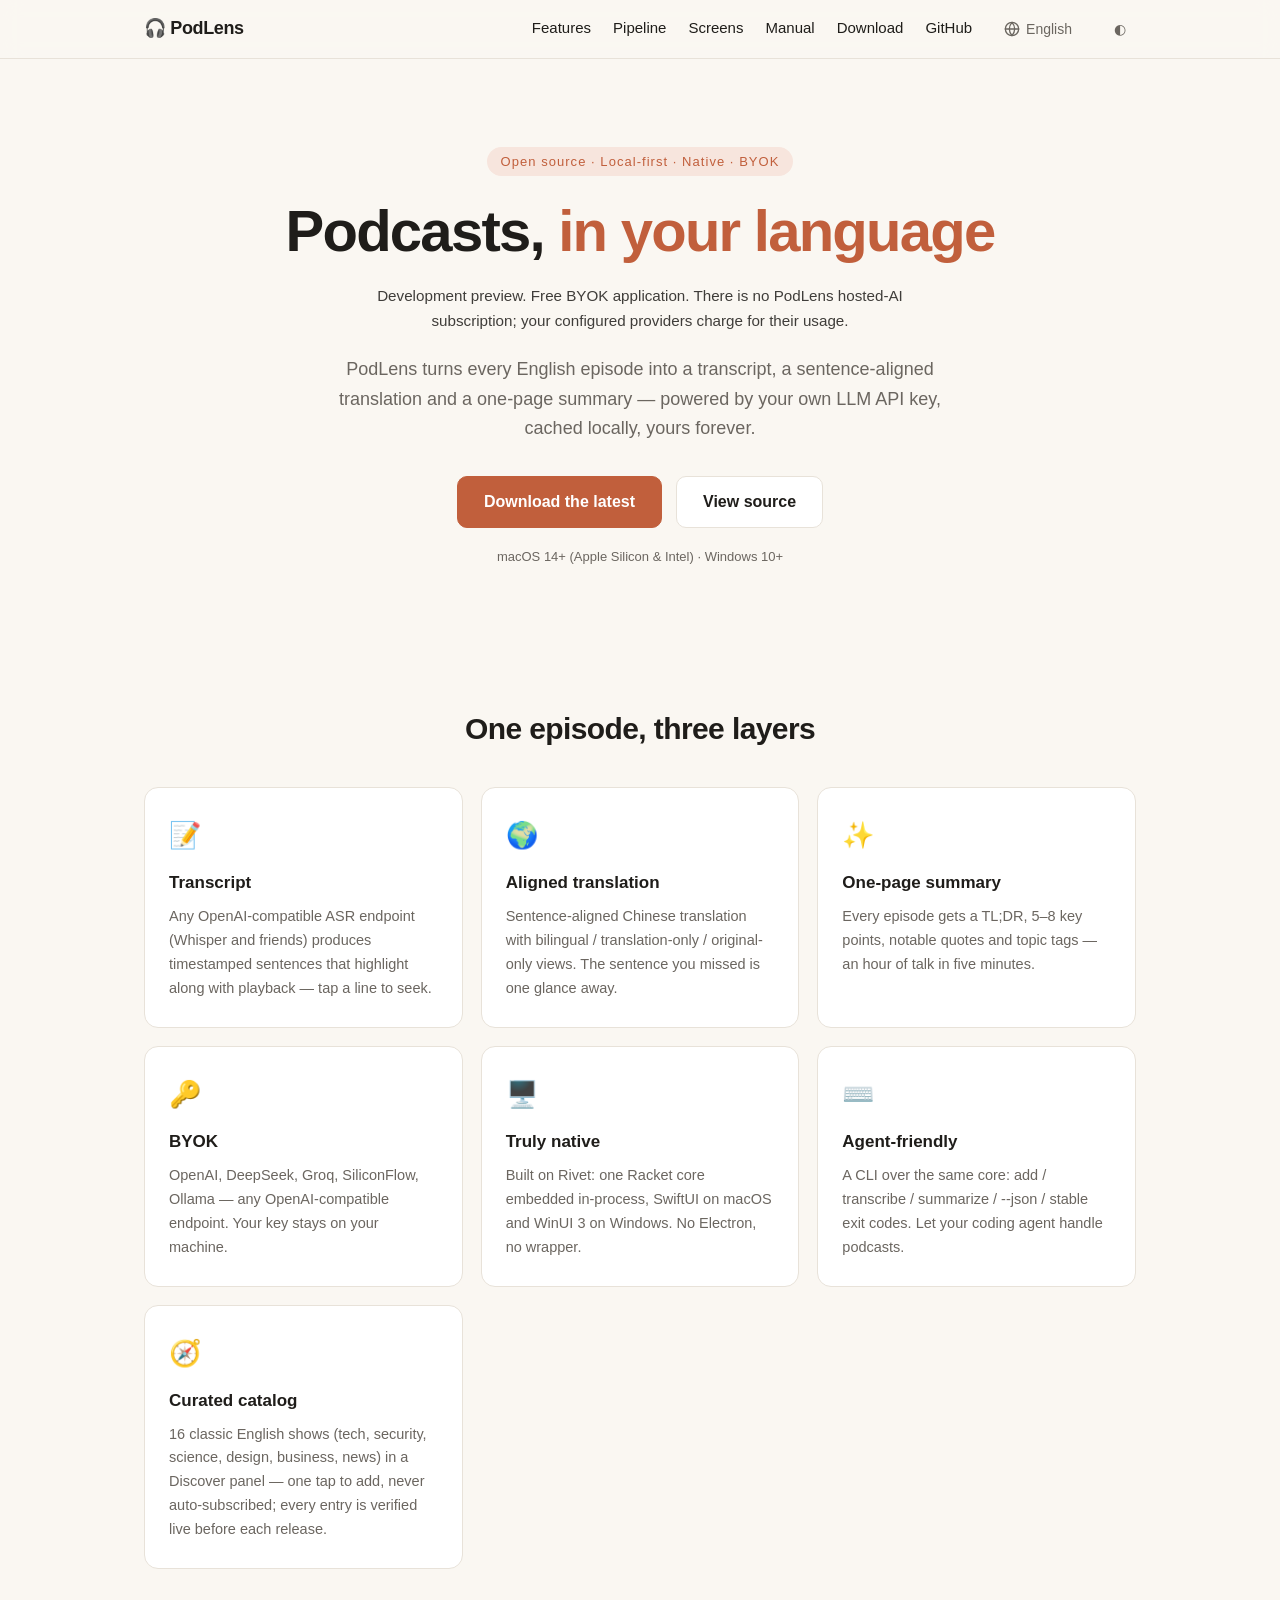
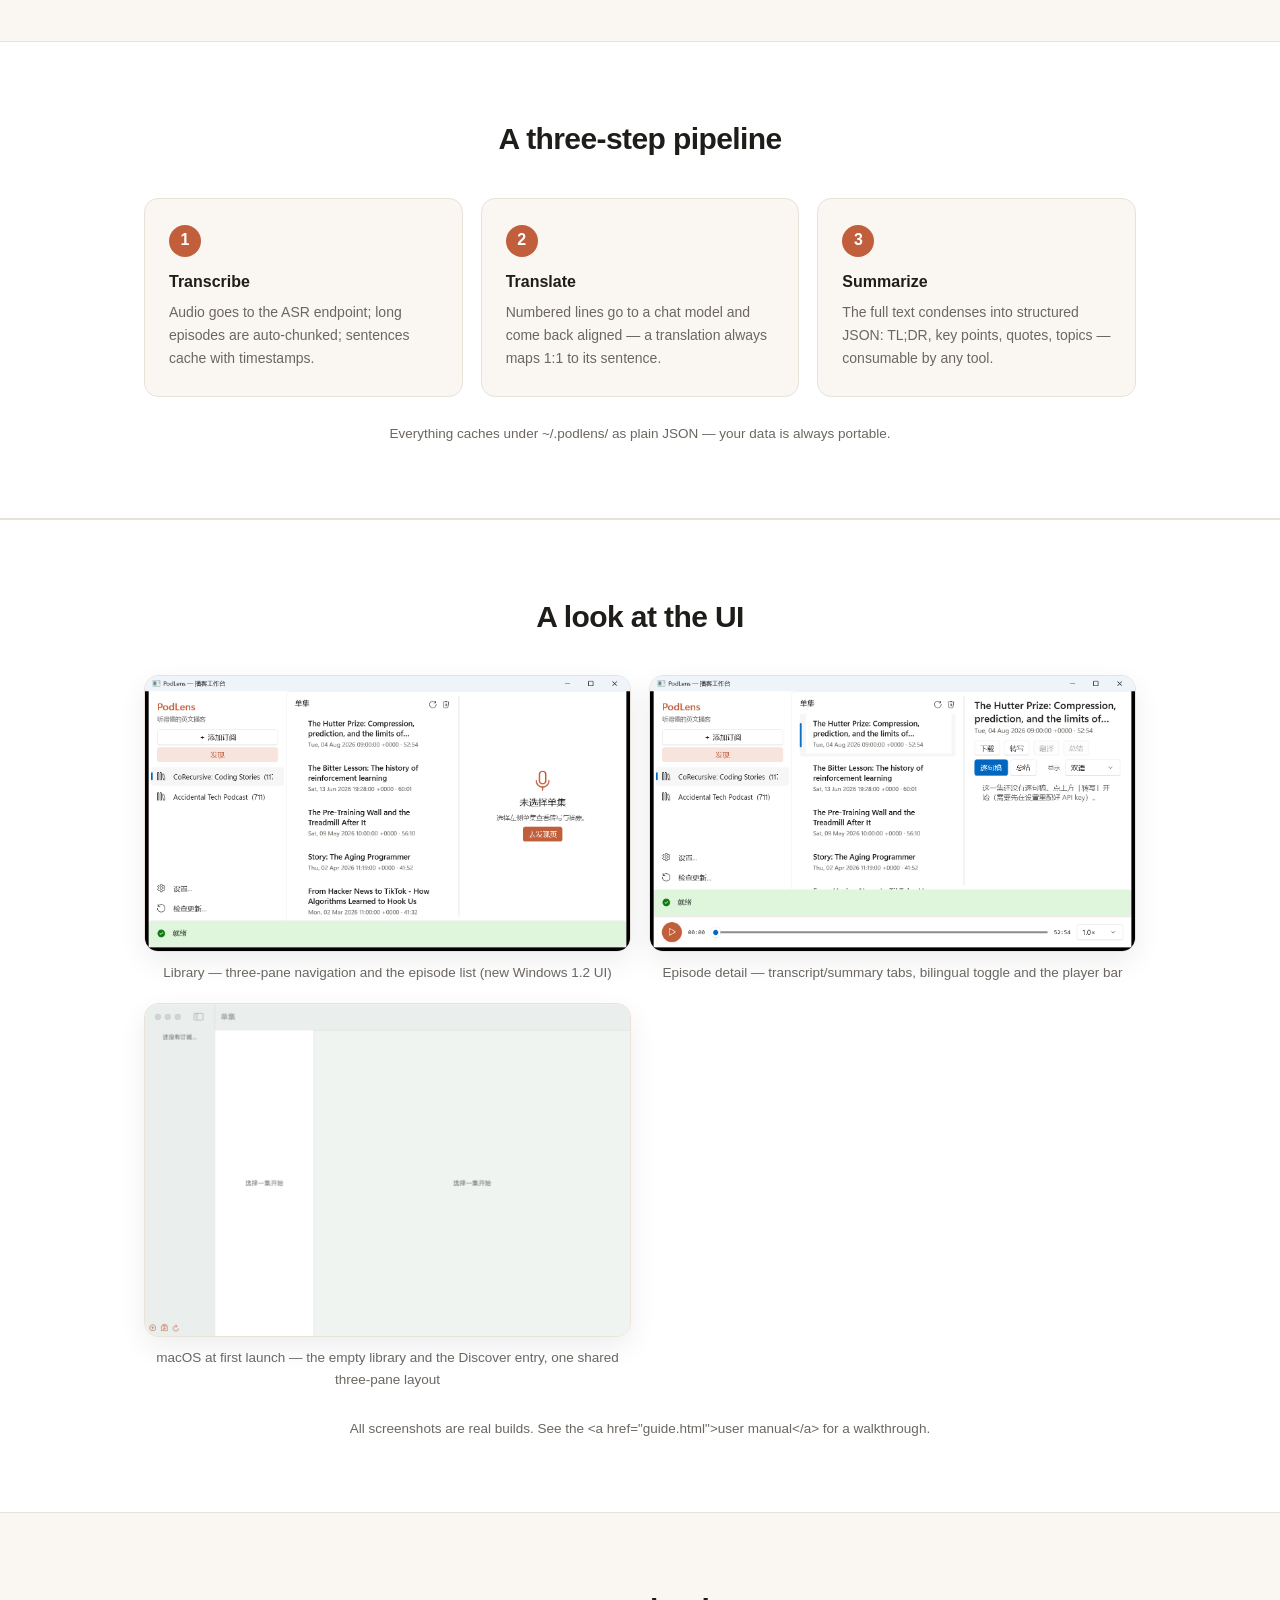
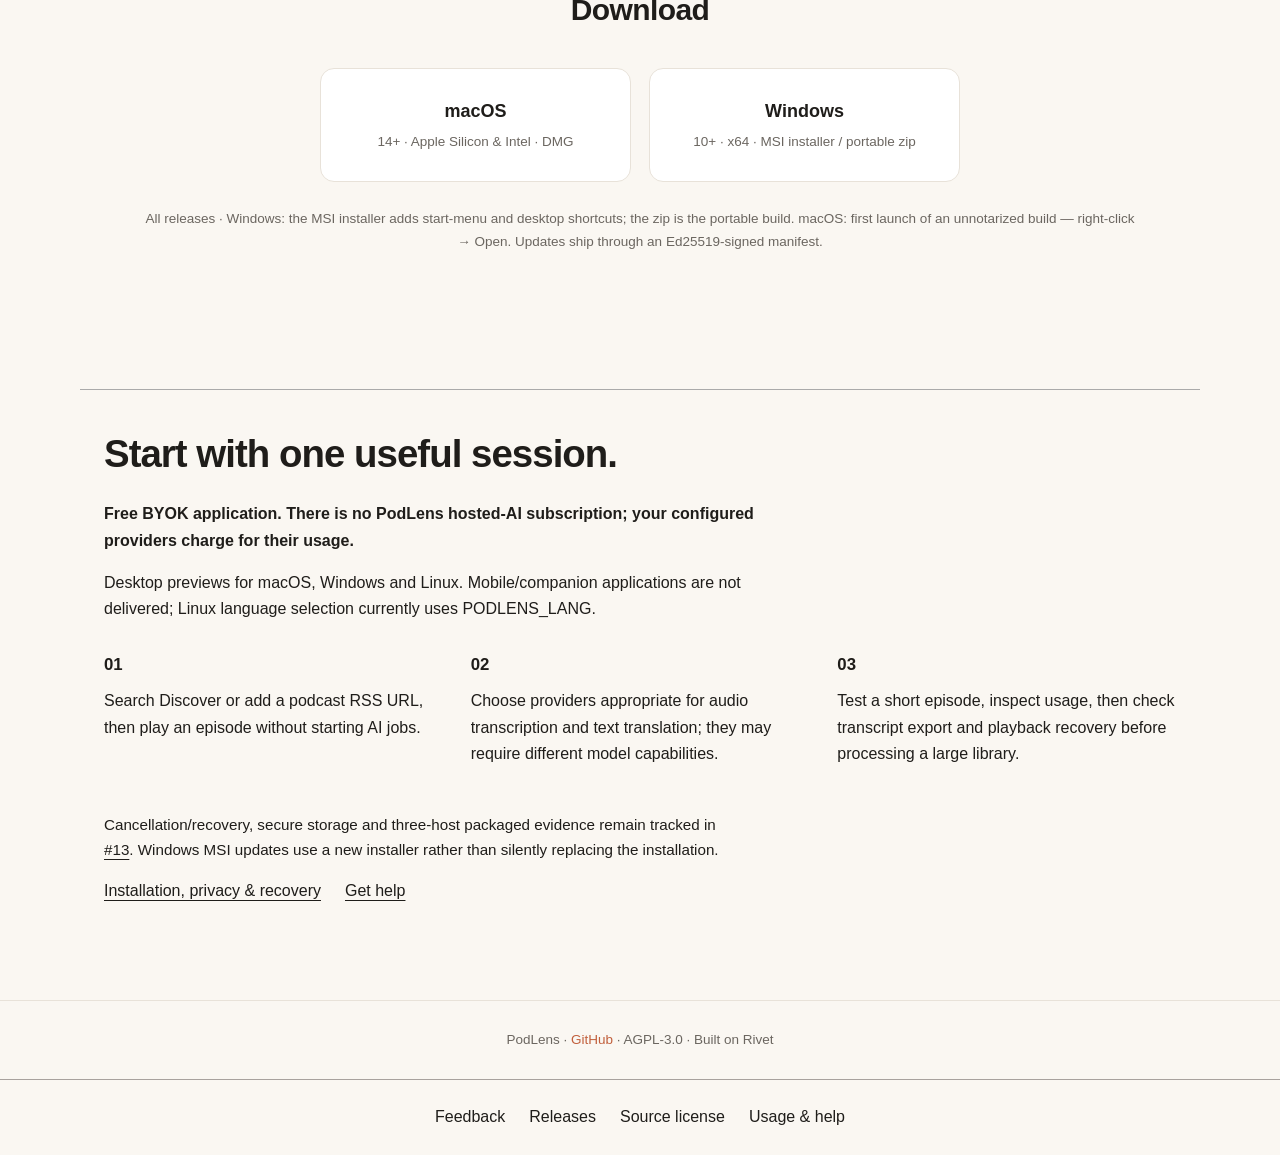
<file: site/index.html>
<!DOCTYPE html>
<html lang="zh">
<head>
<meta charset="utf-8">
<meta name="viewport" content="width=device-width, initial-scale=1">
<title>PodLens — 听得懂的英文播客</title>
<meta name="description" content="PodLens: 用你自己的大模型 API 把英文播客转写、逐句翻译、总结。macOS 与 Windows 原生应用。">
<script>
  (function () {
    var t = localStorage.getItem('podlens-theme');
    if (!t) t = matchMedia('(prefers-color-scheme: dark)').matches ? 'dark' : 'light';
    document.documentElement.dataset.theme = t;
  })();
</script>
<link rel="stylesheet" href="styles.css">
<script>
var _hmt = _hmt || [];
(function() {
  var hm = document.createElement("script");
  hm.src = "https://hm.baidu.com/hm.js?8e2445912635226bcba0c400bfb6079d";
  var s = document.getElementsByTagName("script")[0];
  s.parentNode.insertBefore(hm, s);
})();
</script>
<style>
  #product-support { display:flex; flex-wrap:wrap; justify-content:center; gap:12px 24px; padding:24px; font:inherit; border-top:1px solid var(--border, #a8a29e); }
  #product-support a:focus-visible { outline:2px solid currentColor; outline-offset:4px; }
  html:lang(en) #product-support .support-zh, html:lang(zh) #product-support .support-en { display:none; }
</style>
<style id="product-start-style">
.product-availability{font-size:.95rem;line-height:1.65;max-width:72ch;margin:18px 0;opacity:.85} .hero .product-availability{margin-left:auto;margin-right:auto}
.product-start{max-width:1120px;margin:64px auto;padding:32px 24px;border-top:1px solid var(--border,#aaa);font:inherit;line-height:1.65}
.product-start h2{font-size:clamp(1.7rem,3vw,2.4rem);letter-spacing:-.025em;margin:0 0 16px}.product-start h3{font-size:1.05rem;margin:0 0 10px}.product-start p{margin:0 0 16px;max-width:74ch}.product-start-grid{display:grid;grid-template-columns:repeat(3,minmax(0,1fr));gap:28px;margin:28px 0}.product-start a{text-decoration:underline;text-underline-offset:4px;overflow-wrap:anywhere}.product-start a:focus-visible{outline:2px solid currentColor;outline-offset:5px}.product-start .start-links{display:flex;gap:16px 24px;flex-wrap:wrap}.product-start .start-status{font-weight:600}.product-start .start-limits{font-size:.95em}
html:lang(en) .reader-zh,html:lang(zh) .reader-en{display:none!important}@media(max-width:700px){.product-start{margin:40px auto;padding:24px 20px}.product-start-grid{grid-template-columns:1fr;gap:18px}}
</style>
<style>.lang-menu li.lang-choice{padding:0}.lang-menu .lang-choice button{display:block;width:100%;padding:8px 12px;border:0;background:transparent;color:inherit;font:inherit;text-align:left;cursor:pointer}.lang-menu .lang-choice button:focus-visible{outline:2px solid currentColor;outline-offset:-2px;border-radius:4px}</style>
</head>
<body>
<header class="nav">
  <div class="nav-inner">
    <a class="brand" href="#">PodLens</a>
    <nav class="nav-links">
      <a href="#features" data-i18n="nav.features">功能</a>
      <a href="#pipeline" data-i18n="nav.pipeline">原理</a>
      <a href="#screenshots" data-i18n="nav.screens">界面</a>
      <a href="guide.html" data-i18n="nav.guide">手册</a>
      <a href="#download" data-i18n="nav.download">下载</a>
      <a href="https://github.com/turinglambdaai/podlens" data-i18n="nav.github">GitHub</a>
      <div class="lang-dropdown-wrapper">
        <button class="lang-btn" type="button" onclick="void 0" aria-label="Switch language">
          <svg width="16" height="16" viewBox="0 0 24 24" fill="none" stroke="currentColor" stroke-width="2" stroke-linecap="round" stroke-linejoin="round"><circle cx="12" cy="12" r="10"></circle><line x1="2" y1="12" x2="22" y2="12"></line><path d="M12 2a15.3 15.3 0 0 1 4 10 15.3 15.3 0 0 1-4 10 15.3 15.3 0 0 1-4-10 15.3 15.3 0 0 1 4-10z"></path></svg>
          <span id="current-lang-label">English</span>
        </button>
        <ul class="lang-menu">
          <li class="lang-choice"><button type="button" onclick="setLanguage('en')">English</button></li>
          <li class="lang-choice"><button type="button" onclick="setLanguage('zh')">简体中文</button></li>
        </ul>
      </div>
    <button class="theme-btn" id="theme-btn" type="button" aria-label="Toggle theme">◐</button>
    </nav>
  </div>
</header>

<main>
  <section class="hero">
    <p class="eyebrow" data-i18n="hero.eyebrow">开源 · 本地优先 · 原生应用 · BYOK</p>
    <h1><span data-i18n="hero.h1a">听得懂的</span><span class="accent" data-i18n="hero.h1b">英文播客</span></h1>
<p class="reader-en product-availability" lang="en">Development preview. Free BYOK application. There is no PodLens hosted-AI subscription; your configured providers charge for their usage.</p><p class="reader-zh product-availability" lang="zh">开发预览。免费 BYOK 应用。不提供 PodLens 托管 AI 订阅；模型用量由配置的服务商收费。</p>
    <p class="sub" data-i18n="hero.sub">PodLens 把每一集英文播客变成「逐句稿 + 对照翻译 + 一页总结」。转写、翻译、总结都走你自己的大模型 API，结果缓存在本机，一次生成，永久可读。</p>
    <div class="hero-actions">
      <a class="btn btn-primary" id="hero-download" href="https://github.com/turinglambdaai/podlens/releases/latest" data-i18n="hero.download">下载最新版</a>
      <a class="btn" href="https://github.com/turinglambdaai/podlens" data-i18n="hero.source">查看源码</a>
    </div>
    <p class="platforms" data-i18n="hero.platforms">macOS 14+（Apple Silicon 与 Intel）· Windows 10+</p>
  </section>

  <section id="features" class="section">
    <h2 data-i18n="features.title">一集播客，三层收获</h2>
    <div class="grid">
      <div class="card">
        <div class="card-icon">📝</div>
        <h3 data-i18n="f1.title">逐句稿</h3>
        <p data-i18n="f1.body">接任意 OpenAI 兼容转写端点（Whisper 等），输出带时间戳的逐句稿，跟随播放高亮，点句子即跳转。</p>
      </div>
      <div class="card">
        <div class="card-icon">🌍</div>
        <h3 data-i18n="f2.title">对照翻译</h3>
        <p data-i18n="f2.body">逐句对齐翻译成中文，双语 / 只看译文 / 只看原文一键切换。听不懂的那一句，低头就有答案。</p>
      </div>
      <div class="card">
        <div class="card-icon">✨</div>
        <h3 data-i18n="f3.title">一页总结</h3>
        <p data-i18n="f3.body">每集自动生成一句话总结、5–8 条要点、值得记的话和话题标签——五分钟吸收一小时的内容。</p>
      </div>
      <div class="card">
        <div class="card-icon">🔑</div>
        <h3 data-i18n="f4.title">BYOK</h3>
        <p data-i18n="f4.body">OpenAI、DeepSeek、Groq、SiliconFlow、Ollama——任意 OpenAI 兼容端点。key 存在本机，从不上传。</p>
      </div>
      <div class="card">
        <div class="card-icon">🖥️</div>
        <h3 data-i18n="f5.title">真原生</h3>
        <p data-i18n="f5.body">基于 Rivet：一份 Racket 核心嵌入进程内，macOS 是 SwiftUI，Windows 是 WinUI 3。没有 Electron，没有套壳。</p>
      </div>
      <div class="card">
        <div class="card-icon">⌨️</div>
        <h3 data-i18n="f6.title">Agent 友好</h3>
        <p data-i18n="f6.body">同一核心的 CLI：add / transcribe / summarize / --json / 稳定退出码。让编码 agent 替你处理播客。</p>
      </div>
      <div class="card">
        <div class="card-icon">🧭</div>
        <h3 data-i18n="f7.title">精选目录</h3>
        <p data-i18n="f7.body">内置 16 档经典英文播客（科技/安全/科学/设计/商业/资讯），「发现」面板一键添加，绝不自动订阅；每个条目发布前都实测可达。</p>
      </div>
    </div>
  </section>

  <section id="pipeline" class="section alt">
    <h2 data-i18n="pipeline.title">三步流水线</h2>
    <div class="steps">
      <div class="step"><span class="step-num">1</span><h3 data-i18n="s1.title">转写</h3><p data-i18n="s1.body">音频进 ASR 端点，长单集自动分段，逐句带时间戳缓存。</p></div>
      <div class="step"><span class="step-num">2</span><h3 data-i18n="s2.title">翻译</h3><p data-i18n="s2.body">逐句送入对话模型，编号对齐返回，翻译永远和原句一一对应。</p></div>
      <div class="step"><span class="step-num">3</span><h3 data-i18n="s3.title">总结</h3><p data-i18n="s3.body">全文压缩成结构化 JSON：TL;DR、要点、引用、话题，可被任何工具消费。</p></div>
    </div>
    <p class="note" data-i18n="pipeline.note">全部结果缓存在 ~/.podlens/，纯 JSON——你的数据永远可以带走。</p>
  </section>

  <section id="screenshots" class="section alt">
    <h2 data-i18n="shots.title">界面一览</h2>
    <div class="shots">
      <figure>
        <img src="screenshots/windows-library.png" alt="PodLens Windows 媒体库" loading="lazy">
        <figcaption data-i18n="shots.cap1">媒体库——三栏导航与单集列表（Windows 1.2 全新界面）</figcaption>
      </figure>
      <figure>
        <img src="screenshots/windows-episode-detail.png" alt="PodLens Windows 单集详情" loading="lazy">
        <figcaption data-i18n="shots.cap2">单集详情——逐句稿/总结 tab、双语切换与底部播放条</figcaption>
      </figure>
      <figure>
        <img src="screenshots/podlens-main-light.png" alt="PodLens macOS 首次启动的空库状态" loading="lazy">
        <figcaption data-i18n="shots.cap3">macOS 首次启动——空库与「发现」入口，三栏同源布局</figcaption>
      </figure>
    </div>
    <p class="note" data-i18n="shots.note">截图均为真实构建。更多操作说明见<a href="guide.html">使用手册</a>。</p>
  </section>

  <section id="download" class="section">
    <h2 data-i18n="download.title">下载</h2>
    <div class="dl-grid">
      <a class="dl-card" id="dl-macos" href="https://github.com/turinglambdaai/podlens/releases/latest/download/podlens-macos-arm64.dmg" data-dl-arm64="podlens-macos-arm64.dmg" data-dl-x64="podlens-macos-x64.dmg">
        <h3>macOS</h3>
        <p data-i18n="dl.mac">14+ · Apple Silicon & Intel · DMG</p>
      </a>
      <a class="dl-card" id="dl-windows" href="https://github.com/turinglambdaai/podlens/releases/latest/download/podlens-windows-x64.msi">
        <h3>Windows</h3>
        <p data-i18n="dl.win">10+ · x64 · MSI 安装器 / 便携 zip</p>
      </a>
    </div>
    <p class="note"><a id="dl-all" href="https://github.com/turinglambdaai/podlens/releases/latest" data-i18n="download.all">全部版本</a> · <span data-i18n="download.note">Windows：MSI 安装器自带开始菜单/桌面快捷方式，zip 为便携版；macOS：首次启动（未公证构建）右键 → 打开。更新通过 Ed25519 签名清单自动推送。</span></p>
  </section>
<section id="start-here" class="product-start" aria-label="Get started / 开始使用">
<h2 class="reader-en " lang="en">Start with one useful session.</h2><h2 class="reader-zh " lang="zh">从一次有效使用开始。</h2><p class="reader-en start-status" lang="en">Free BYOK application. There is no PodLens hosted-AI subscription; your configured providers charge for their usage.</p><p class="reader-zh start-status" lang="zh">免费 BYOK 应用。不提供 PodLens 托管 AI 订阅；模型用量由配置的服务商收费。</p><p class="reader-en " lang="en">Desktop previews for macOS, Windows and Linux. Mobile/companion applications are not delivered; Linux language selection currently uses PODLENS_LANG.</p><p class="reader-zh " lang="zh">提供 macOS、Windows、Linux 桌面预览；移动与伴随端尚未交付。Linux 当前通过 PODLENS_LANG 选择语言。</p><div class="product-start-grid"><article><h3 class="reader-en " lang="en">01</h3><h3 class="reader-zh " lang="zh">01</h3><p class="reader-en " lang="en">Search Discover or add a podcast RSS URL, then play an episode without starting AI jobs.</p><p class="reader-zh " lang="zh">通过发现页搜索或添加播客 RSS，先播放一集，不启动 AI 任务。</p></article><article><h3 class="reader-en " lang="en">02</h3><h3 class="reader-zh " lang="zh">02</h3><p class="reader-en " lang="en">Choose providers appropriate for audio transcription and text translation; they may require different model capabilities.</p><p class="reader-zh " lang="zh">分别选择具备音频转写和文本翻译能力的服务商与模型；二者能力可能不同。</p></article><article><h3 class="reader-en " lang="en">03</h3><h3 class="reader-zh " lang="zh">03</h3><p class="reader-en " lang="en">Test a short episode, inspect usage, then check transcript export and playback recovery before processing a large library.</p><p class="reader-zh " lang="zh">先测试短节目并检查用量，再验证逐句稿导出和播放恢复，最后处理大型资料库。</p></article></div><p class="reader-en start-limits" lang="en">Cancellation/recovery, secure storage and three-host packaged evidence remain tracked in <a href="https://github.com/turinglambdaai/podlens/issues/13">#13</a>. Windows MSI updates use a new installer rather than silently replacing the installation.</p><p class="reader-zh start-limits" lang="zh">取消与恢复、安全存储及三宿主打包证据仍在 <a href="https://github.com/turinglambdaai/podlens/issues/13">#13</a> 跟进。Windows MSI 更新使用新版安装器，不会静默替换安装目录。</p><div class="start-links"><a class="reader-en" lang="en" href="https://github.com/turinglambdaai/podlens/blob/main/docs/USER-GUIDE.md">Installation, privacy &amp; recovery</a><a class="reader-zh" lang="zh" href="https://github.com/turinglambdaai/podlens/blob/main/docs/USER-GUIDE.zh-CN.md">安装、隐私与恢复</a><a href="https://github.com/turinglambdaai/podlens/issues"><span class="reader-en " lang="en">Get help</span><span class="reader-zh " lang="zh">反馈与帮助</span></a></div>
</section>
</main>

<footer class="footer">
  <p>PodLens · <a href="https://github.com/turinglambdaai/podlens">GitHub</a> · AGPL-3.0 · <span data-i18n="footer.built">基于 Rivet 构建</span></p>
</footer>
<nav id="product-support" aria-label="Support / 支持"><a href="https://github.com/turinglambdaai/podlens/issues"><span class="support-zh">反馈</span><span class="support-en" lang="en">Feedback</span></a> <a href="https://github.com/turinglambdaai/podlens/releases"><span class="support-zh">发布与更新</span><span class="support-en" lang="en">Releases</span></a> <a href="https://github.com/turinglambdaai/podlens/blob/main/LICENSE"><span class="support-zh">源码许可</span><span class="support-en" lang="en">Source license</span></a> <a class="support-zh" href="https://github.com/turinglambdaai/podlens/blob/main/docs/USER-GUIDE.zh-CN.md">使用与帮助</a> <a class="support-en" lang="en" href="https://github.com/turinglambdaai/podlens/blob/main/docs/USER-GUIDE.md">Usage & help</a></nav>

<script>
(function () {
  var zh = {
    "nav.features": "功能", "nav.pipeline": "原理", "nav.screens": "界面", "nav.guide": "手册", "nav.download": "下载", "nav.github": "GitHub",
    "hero.eyebrow": "开源 · 本地优先 · 原生应用 · BYOK",
    "hero.h1a": "听得懂的", "hero.h1b": "英文播客",
    "hero.sub": "PodLens 把每一集英文播客变成「逐句稿 + 对照翻译 + 一页总结」。转写、翻译、总结都走你自己的大模型 API，结果缓存在本机，一次生成，永久可读。",
    "hero.download": "下载最新版", "hero.source": "查看源码",
    "hero.platforms": "macOS 14+（Apple Silicon 与 Intel）· Windows 10+",
    "features.title": "一集播客，三层收获",
    "f1.title": "逐句稿", "f1.body": "接任意 OpenAI 兼容转写端点（Whisper 等），输出带时间戳的逐句稿，跟随播放高亮，点句子即跳转。",
    "f2.title": "对照翻译", "f2.body": "逐句对齐翻译成中文，双语 / 只看译文 / 只看原文一键切换。听不懂的那一句，低头就有答案。",
    "f3.title": "一页总结", "f3.body": "每集自动生成一句话总结、5–8 条要点、值得记的话和话题标签——五分钟吸收一小时的内容。",
    "f4.title": "BYOK", "f4.body": "OpenAI、DeepSeek、Groq、SiliconFlow、Ollama——任意 OpenAI 兼容端点。key 存在本机，从不上传。",
    "f5.title": "真原生", "f5.body": "基于 Rivet：一份 Racket 核心嵌入进程内，macOS 是 SwiftUI，Windows 是 WinUI 3。没有 Electron，没有套壳。",
    "f6.title": "Agent 友好", "f6.body": "同一核心的 CLI：add / transcribe / summarize / --json / 稳定退出码。让编码 agent 替你处理播客。",
    "f7.title": "精选目录", "f7.body": "内置 16 档经典英文播客（科技/安全/科学/设计/商业/资讯），「发现」面板一键添加，绝不自动订阅；每个条目发布前都实测可达。",
    "shots.title": "界面一览",
    "shots.cap1": "媒体库——三栏导航与单集列表（Windows 1.2 全新界面）",
    "shots.cap2": "单集详情——逐句稿/总结 tab、双语切换与底部播放条",
    "shots.cap3": "macOS 首次启动——空库与「发现」入口，三栏同源布局",
    "shots.note": "截图均为真实构建。更多操作说明见<a href=\"guide.html\">使用手册</a>。",
    "pipeline.title": "三步流水线",
    "s1.title": "转写", "s1.body": "音频进 ASR 端点，长单集自动分段，逐句带时间戳缓存。",
    "s2.title": "翻译", "s2.body": "逐句送入对话模型，编号对齐返回，翻译永远和原句一一对应。",
    "s3.title": "总结", "s3.body": "全文压缩成结构化 JSON：TL;DR、要点、引用、话题，可被任何工具消费。",
    "pipeline.note": "全部结果缓存在 ~/.podlens/，纯 JSON——你的数据永远可以带走。",
    "download.title": "下载",
    "download.all": "全部版本",
    "dl.mac": "14+ · Apple Silicon & Intel · DMG", "dl.win": "10+ · x64 · MSI 安装器 / 便携 zip",
    "download.note": "Windows：MSI 安装器自带开始菜单/桌面快捷方式，zip 为便携版；macOS：首次启动（未公证构建）右键 → 打开。更新通过 Ed25519 签名清单自动推送。",
    "footer.built": "基于 Rivet 构建"
  };
  var en = {
    "nav.features": "Features", "nav.pipeline": "Pipeline", "nav.screens": "Screens", "nav.guide": "Manual", "nav.download": "Download", "nav.github": "GitHub",
    "hero.eyebrow": "Open source · Local-first · Native · BYOK",
    "hero.h1a": "Podcasts, ", "hero.h1b": "in your language",
    "hero.sub": "PodLens turns every English episode into a transcript, a sentence-aligned translation and a one-page summary — powered by your own LLM API key, cached locally, yours forever.",
    "hero.download": "Download the latest", "hero.source": "View source",
    "hero.platforms": "macOS 14+ (Apple Silicon & Intel) · Windows 10+",
    "features.title": "One episode, three layers",
    "f1.title": "Transcript", "f1.body": "Any OpenAI-compatible ASR endpoint (Whisper and friends) produces timestamped sentences that highlight along with playback — tap a line to seek.",
    "f2.title": "Aligned translation", "f2.body": "Sentence-aligned Chinese translation with bilingual / translation-only / original-only views. The sentence you missed is one glance away.",
    "f3.title": "One-page summary", "f3.body": "Every episode gets a TL;DR, 5–8 key points, notable quotes and topic tags — an hour of talk in five minutes.",
    "f4.title": "BYOK", "f4.body": "OpenAI, DeepSeek, Groq, SiliconFlow, Ollama — any OpenAI-compatible endpoint. Your key stays on your machine.",
    "f5.title": "Truly native", "f5.body": "Built on Rivet: one Racket core embedded in-process, SwiftUI on macOS and WinUI 3 on Windows. No Electron, no wrapper.",
    "f6.title": "Agent-friendly", "f6.body": "A CLI over the same core: add / transcribe / summarize / --json / stable exit codes. Let your coding agent handle podcasts.",
    "f7.title": "Curated catalog", "f7.body": "16 classic English shows (tech, security, science, design, business, news) in a Discover panel — one tap to add, never auto-subscribed; every entry is verified live before each release.",
    "shots.title": "A look at the UI",
    "shots.cap1": "Library — three-pane navigation and the episode list (new Windows 1.2 UI)",
    "shots.cap2": "Episode detail — transcript/summary tabs, bilingual toggle and the player bar",
    "shots.cap3": "macOS at first launch — the empty library and the Discover entry, one shared three-pane layout",
    "shots.note": "All screenshots are real builds. See the <a href=\"guide.html\">user manual</a> for a walkthrough.",
    "pipeline.title": "A three-step pipeline",
    "s1.title": "Transcribe", "s1.body": "Audio goes to the ASR endpoint; long episodes are auto-chunked; sentences cache with timestamps.",
    "s2.title": "Translate", "s2.body": "Numbered lines go to a chat model and come back aligned — a translation always maps 1:1 to its sentence.",
    "s3.title": "Summarize", "s3.body": "The full text condenses into structured JSON: TL;DR, key points, quotes, topics — consumable by any tool.",
    "pipeline.note": "Everything caches under ~/.podlens/ as plain JSON — your data is always portable.",
    "download.title": "Download",
    "download.all": "All releases",
    "dl.mac": "14+ · Apple Silicon & Intel · DMG", "dl.win": "10+ · x64 · MSI installer / portable zip",
    "download.note": "Windows: the MSI installer adds start-menu and desktop shortcuts; the zip is the portable build. macOS: first launch of an unnotarized build — right-click → Open. Updates ship through an Ed25519-signed manifest.",
    "footer.built": "Built on Rivet"
  };
  // language dropdown: unified family policy (explicit choice wins; otherwise browser locale)
  var LANGUAGE_OVERRIDE_KEY = "podlens-lang-override-v2";
  var LANGUAGE_LEGACY_KEYS = ["podlens-site-lang", "site-lang"];

  function readLanguageOverride() {
    try {
      var v = localStorage.getItem(LANGUAGE_OVERRIDE_KEY);
      if (v !== "zh" && v !== "en") {
        for (var i = 0; i < LANGUAGE_LEGACY_KEYS.length; i++) {
          var legacy = localStorage.getItem(LANGUAGE_LEGACY_KEYS[i]);
          if (legacy === "zh" || legacy === "en") { v = legacy; try { localStorage.setItem(LANGUAGE_OVERRIDE_KEY, v); } catch (e) {} break; }
        }
      }
      return v === "zh" || v === "en" ? v : null;
    } catch (e) { return null; }
  }
  function detectBrowserLanguage() {
    var locale = (navigator.languages && navigator.languages[0]) || navigator.language || "";
    return String(locale).toLowerCase().indexOf("zh") === 0 ? "zh" : "en";
  }
  function apply(lang) {
    var table = lang === "en" ? en : zh;
    document.querySelectorAll("[data-i18n]").forEach(function (el) {
      var k = el.getAttribute("data-i18n");
      if (table[k]) el.textContent = table[k];
    });
    document.documentElement.lang = lang === "en" ? "en" : "zh-CN";
    document.documentElement.setAttribute("data-language", lang);
    var label = document.getElementById("current-lang-label");
    if (label) label.textContent = lang === "en" ? "English" : "简体中文";
  }
  window.setLanguage = function (lang) {
    if (lang !== "zh" && lang !== "en") return;
    try { localStorage.setItem(LANGUAGE_OVERRIDE_KEY, lang); } catch (e) {}
    apply(lang);
  };
  apply(readLanguageOverride() || detectBrowserLanguage());
  LANGUAGE_LEGACY_KEYS.forEach(function (k) { try { localStorage.removeItem(k); } catch (e) {} });
  window.addEventListener("languagechange", function () {
    if (!readLanguageOverride()) apply(detectBrowserLanguage());
  });
})();
</script>
<script>
  // family direct-download standard: point the hero CTA and the matching
  // card at the stable, version-less release asset for this platform
  (function () {
    var BASE = "https://github.com/turinglambdaai/podlens/releases/latest/download/";
    var ua = navigator.userAgent || "";
    var platform = /Windows/i.test(ua) ? "windows"
                 : (/Mac|iPhone|iPad/i.test(ua) ? "macos" : null);
    if (!platform) return;
    var file;
    if (platform === "windows") {
      file = "podlens-windows-x64.msi";
    } else {
      file = "podlens-macos-arm64.dmg";
      // macOS UAs hide the architecture; best-effort WebGL probe — Apple
      // Silicon reports an "Apple GPU" renderer, Intel Macs name Intel/AMD
      try {
        var gl = document.createElement("canvas").getContext("webgl");
        var ext = gl && gl.getExtension("WEBGL_debug_renderer_info");
        var renderer = (ext && gl.getParameter(ext.UNMASKED_RENDERER_WEBGL)) || "";
        if (!/apple/i.test(String(renderer)) && /intel|amd|nvidia|radeon|geforce/i.test(String(renderer))) {
          file = "podlens-macos-x64.dmg";
        }
      } catch (e) {}
    }
    var url = BASE + file;
    var hero = document.getElementById("hero-download");
    if (hero) hero.href = url;
    var card = document.getElementById(platform === "windows" ? "dl-windows" : "dl-macos");
    if (card) {
      if (platform === "macos") card.href = url; // arch-correct DMG
      card.classList.add("dl-card-current");
    }
  })();
</script>
<script>
  document.getElementById('theme-btn').addEventListener('click', function () {
    var next = document.documentElement.dataset.theme === 'dark' ? 'light' : 'dark';
    document.documentElement.dataset.theme = next;
    localStorage.setItem('podlens-theme', next);
  });
</script>
</body>
</html>
</file>
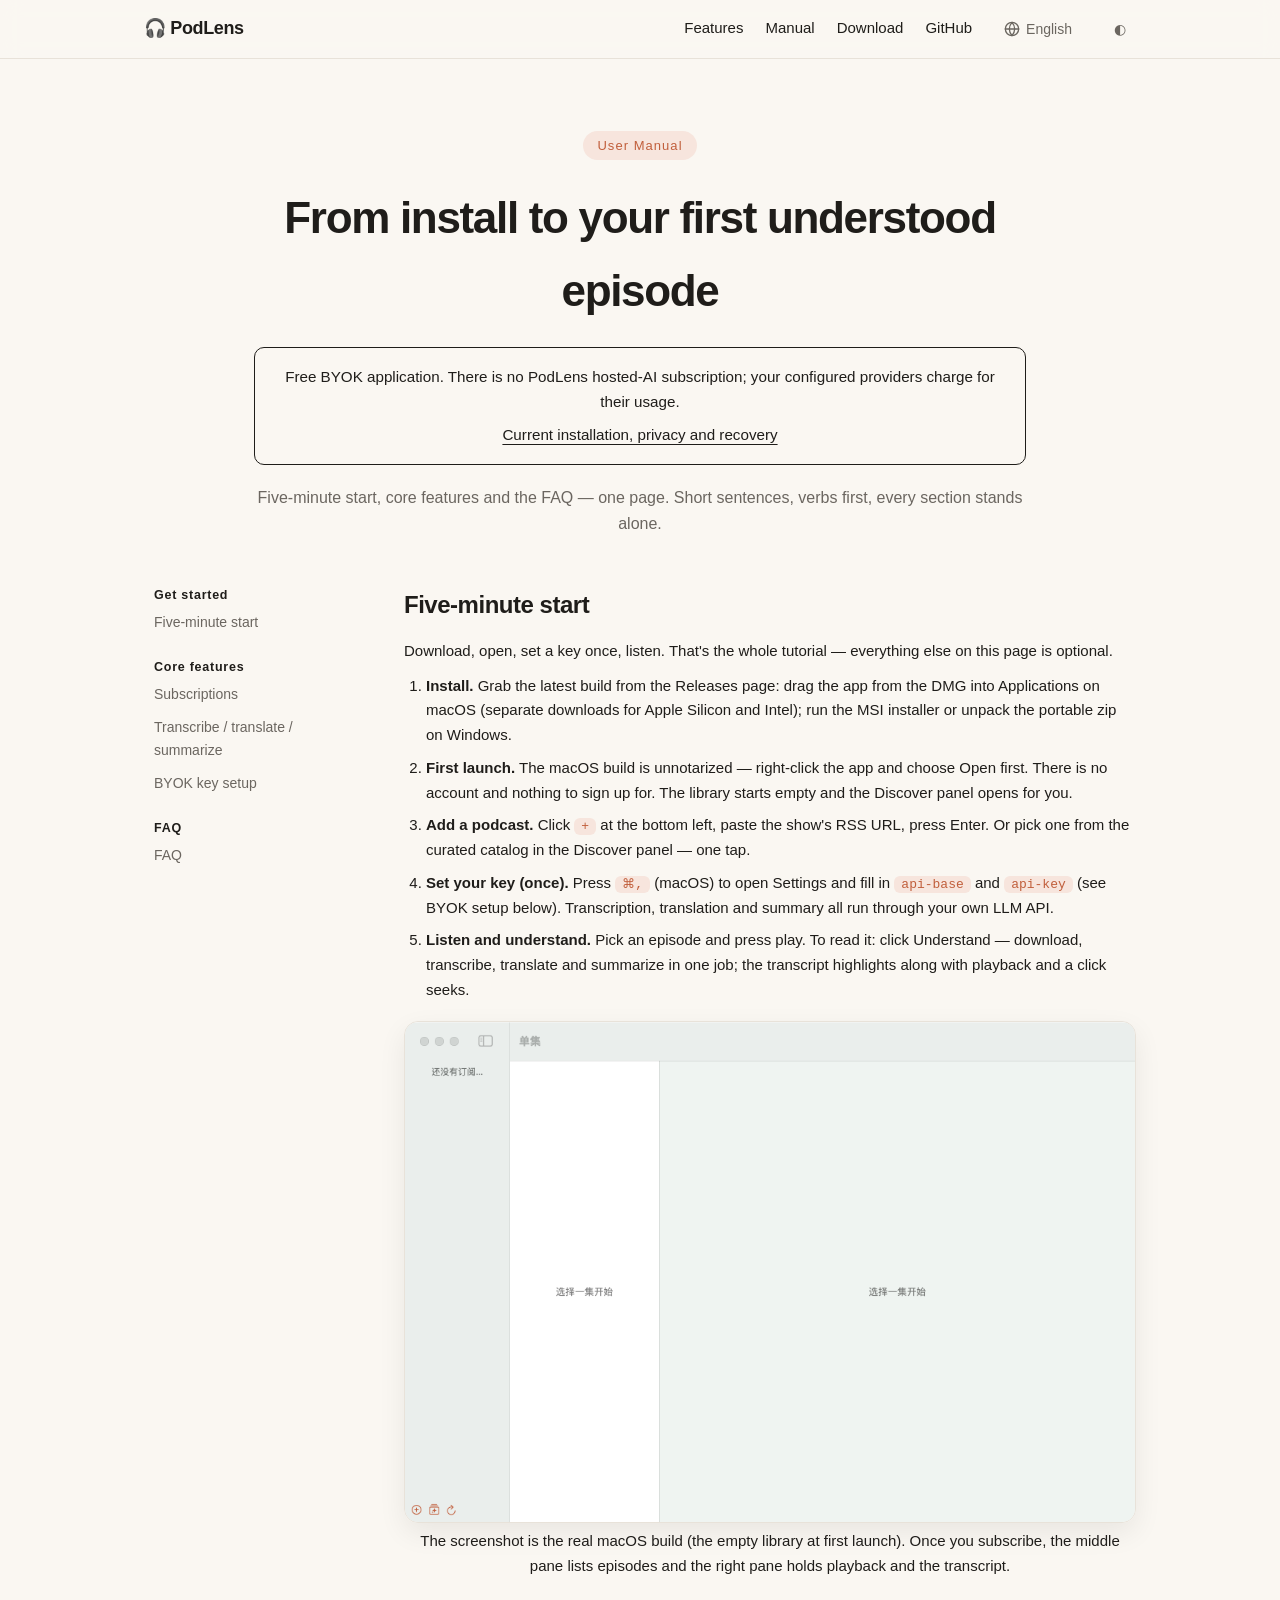
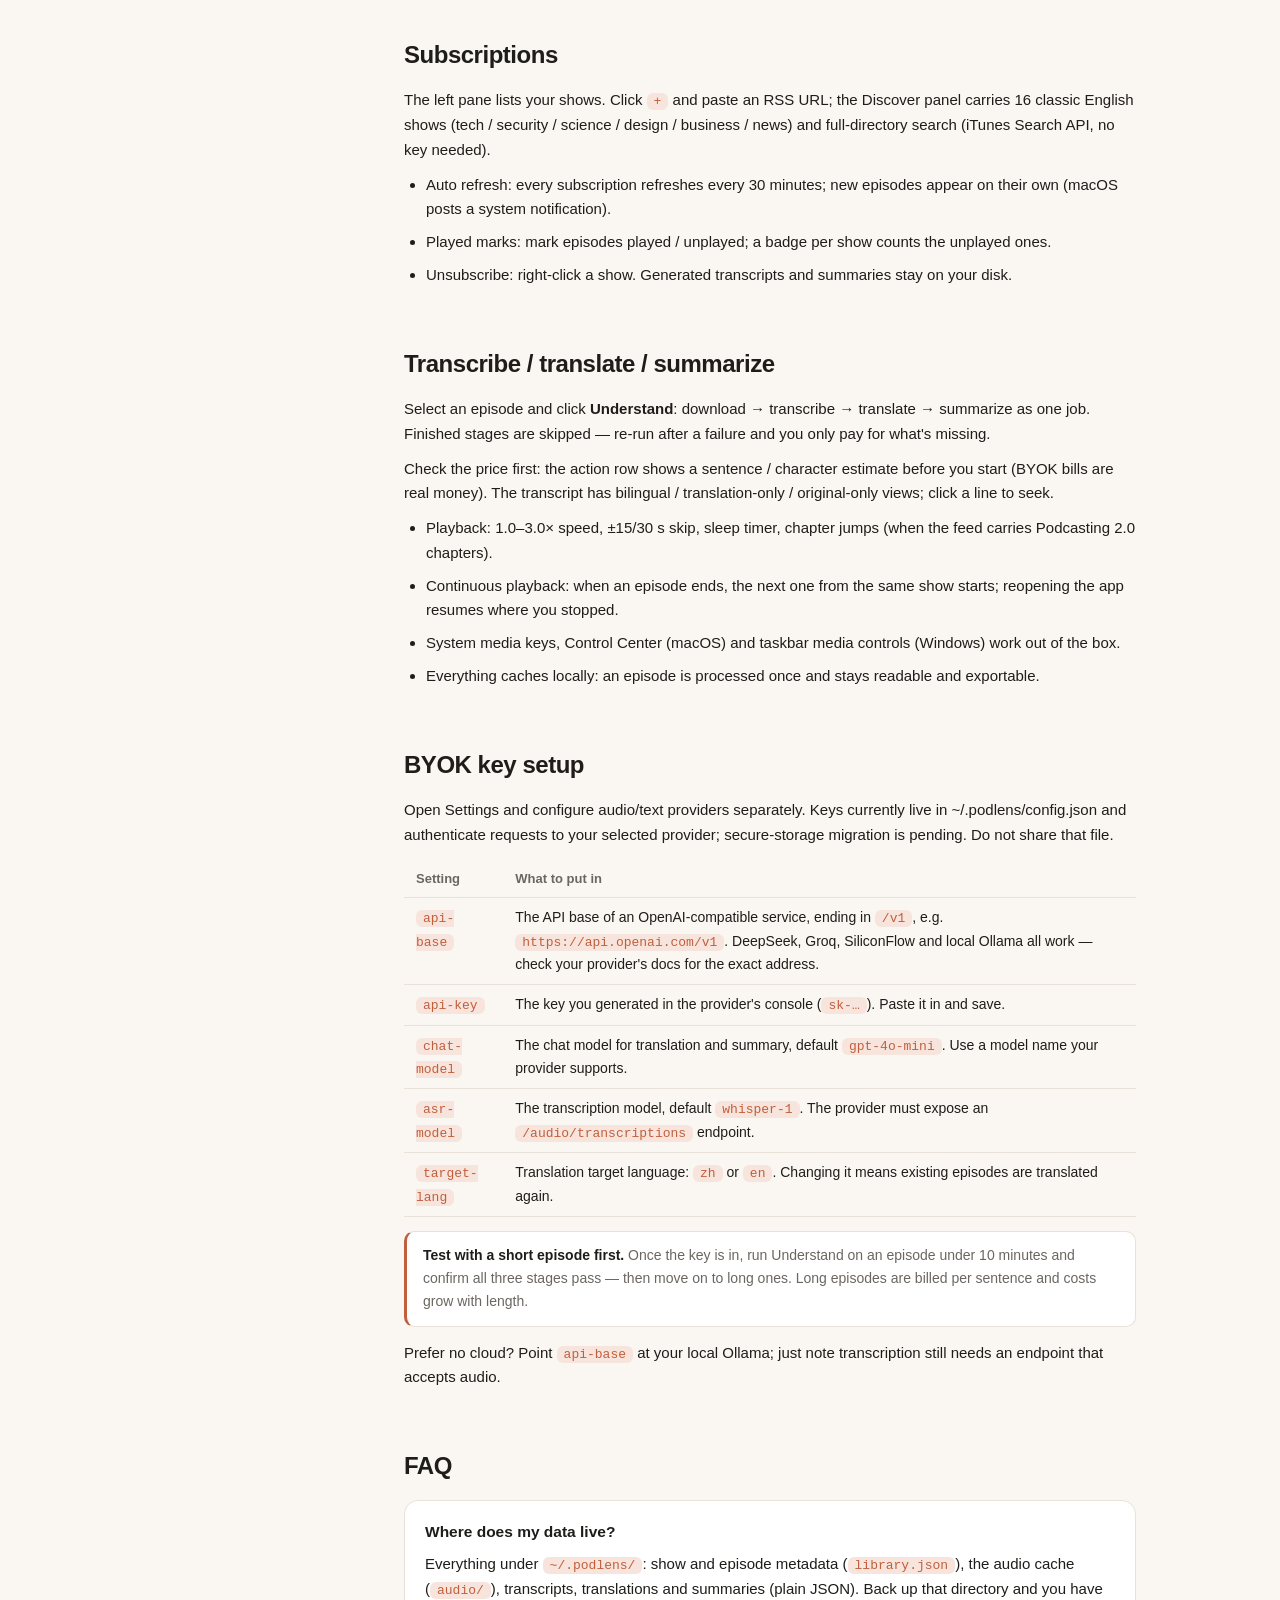
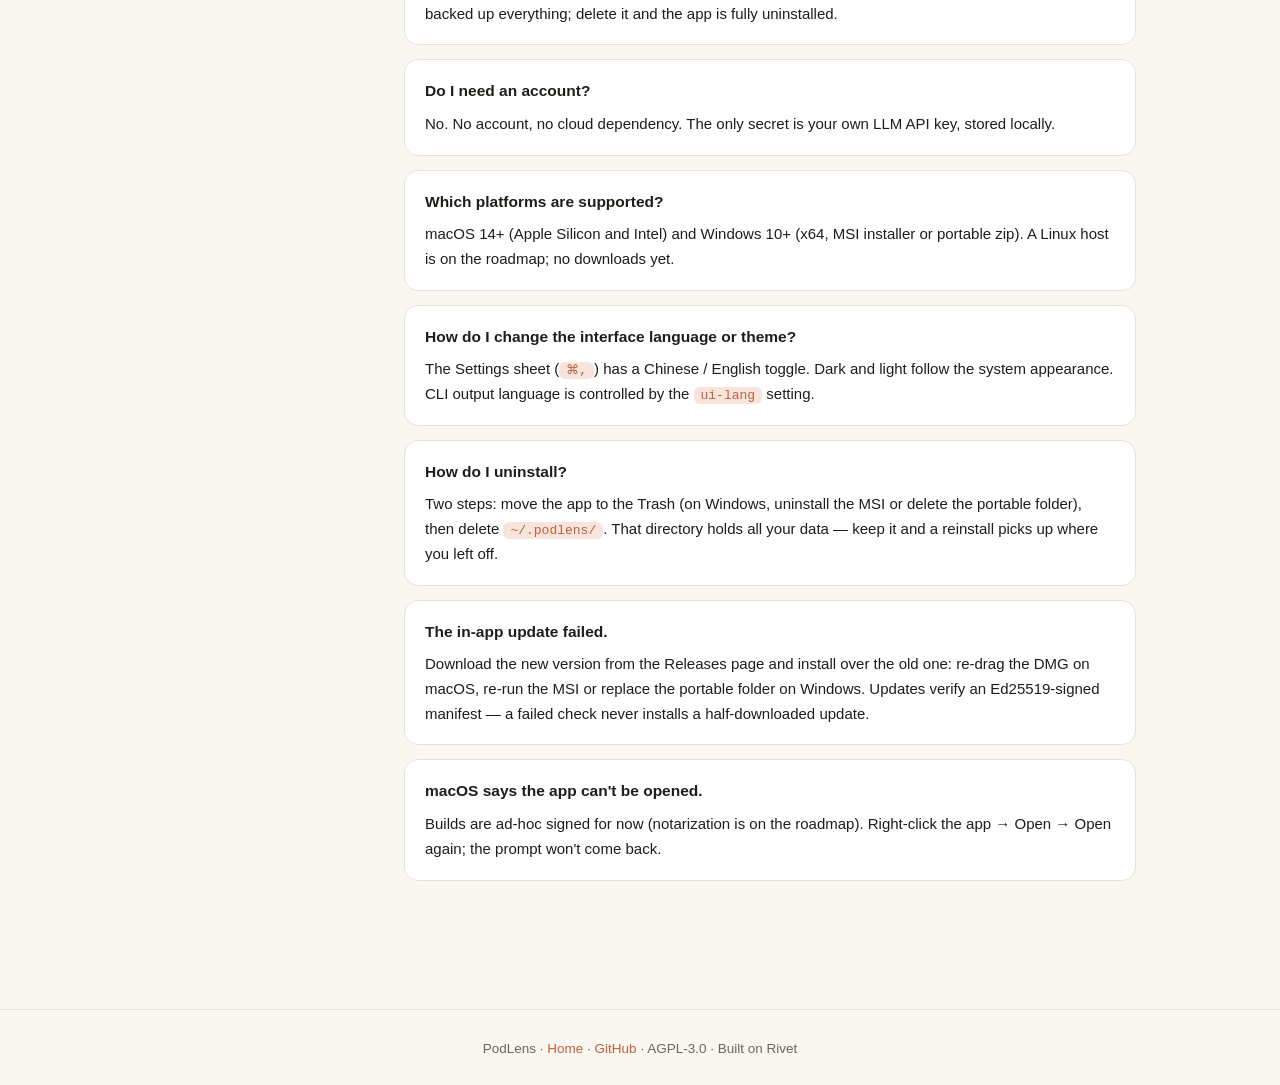
<file: site/guide.html>
<!DOCTYPE html>
<html lang="zh">
<head>
<meta charset="utf-8">
<meta name="viewport" content="width=device-width, initial-scale=1">
<title>PodLens — 使用手册</title>
<meta name="description" content="PodLens 用户手册：五分钟上手、订阅管理、转写翻译总结、BYOK 密钥配置与常见问题。">
<script>
  (function () {
    var t = localStorage.getItem('podlens-theme');
    if (!t) t = matchMedia('(prefers-color-scheme: dark)').matches ? 'dark' : 'light';
    document.documentElement.dataset.theme = t;
  })();
</script>
<link rel="stylesheet" href="styles.css">
<style>
  .manual-hero { max-width: 820px; margin: 0 auto; padding: 72px 24px 8px; text-align: center; }
  .manual-hero h1 { font-size: clamp(30px, 5vw, 44px); letter-spacing: -0.03em; }
  .manual-hero .sub { margin-top: 14px; color: var(--muted); font-size: 16px; }
  .manual-layout { max-width: 1040px; margin: 0 auto; padding: 40px 24px 72px; display: grid; grid-template-columns: 220px 1fr; gap: 40px; align-items: start; }
  .manual-toc { position: sticky; top: 76px; font-size: 14px; }
  .manual-toc a { display: block; padding: 5px 10px; border-radius: 8px; color: var(--muted); }
  .manual-toc a:hover { color: var(--accent); background: var(--accent-soft); }
  .manual-toc .toc-group { margin-top: 18px; padding: 0 10px; font-size: 12.5px; letter-spacing: 0.06em; color: var(--ink); font-weight: 700; }
  .manual-toc .toc-group:first-child { margin-top: 0; }
  .manual-section { margin-bottom: 56px; scroll-margin-top: 84px; }
  .manual-section h2 { font-size: 24px; letter-spacing: -0.02em; margin-bottom: 14px; text-align: left; }
  .manual-section h3 { font-size: 16.5px; margin: 22px 0 8px; }
  .manual-section p, .manual-section li { font-size: 15px; color: var(--ink); }
  .manual-section p { margin-bottom: 10px; }
  .manual-section ol, .manual-section ul { padding-left: 22px; display: grid; gap: 8px; margin-bottom: 12px; }
  .manual-section code { font-size: 13px; background: var(--accent-soft); color: var(--accent); border-radius: 6px; padding: 1px 7px; font-family: ui-monospace, SFMono-Regular, Menlo, monospace; }
  .manual-section table { width: 100%; border-collapse: collapse; margin: 12px 0; font-size: 14px; }
  .manual-section th, .manual-section td { text-align: left; padding: 8px 12px; border-bottom: 1px solid var(--line); vertical-align: top; }
  .manual-section th { color: var(--muted); font-weight: 600; font-size: 13px; }
  .manual-shot { width: 100%; display: block; margin: 18px 0 6px; border: 1px solid var(--line); border-radius: var(--radius); box-shadow: 0 10px 28px rgba(0, 0, 0, 0.07); }
  .manual-hint { font-size: 13px; color: var(--muted); text-align: center; margin-bottom: 6px; }
  .callout { border: 1px solid var(--line); border-left: 3px solid var(--accent); border-radius: 10px; padding: 12px 16px; margin: 14px 0; font-size: 14px; color: var(--muted); background: var(--surface); }
  .callout b { color: var(--ink); }
  .faq-item { border: 1px solid var(--line); border-radius: var(--radius); padding: 18px 20px; margin-bottom: 14px; background: var(--surface); }
  .faq-item h3 { margin: 0 0 8px; font-size: 15.5px; }
  .faq-item p:last-child { margin-bottom: 0; }
  @media (max-width: 860px) { .manual-layout { grid-template-columns: 1fr; } .manual-toc { position: static; } }
</style>
<script>
var _hmt = _hmt || [];
(function() {
  var hm = document.createElement("script");
  hm.src = "https://hm.baidu.com/hm.js?8e2445912635226bcba0c400bfb6079d";
  var s = document.getElementsByTagName("script")[0];
  s.parentNode.insertBefore(hm, s);
})();
</script>
<style>.lang-menu li.lang-choice{padding:0}.lang-menu .lang-choice button{display:block;width:100%;padding:8px 12px;border:0;background:transparent;color:inherit;font:inherit;text-align:left;cursor:pointer}.lang-menu .lang-choice button:focus-visible{outline:2px solid currentColor;outline-offset:-2px;border-radius:4px}</style>
<style>.guide-status{margin:20px 0;padding:16px 20px;border:1px solid currentColor;border-radius:10px;font-size:.95rem;line-height:1.65}.guide-status p{margin:0 0 8px}.guide-status a{text-decoration:underline;text-underline-offset:4px}html:lang(en) .reader-zh,html:lang(zh) .reader-en{display:none!important}</style>
</head>
<body>
<header class="nav">
  <div class="nav-inner">
    <a class="brand" href="index.html">PodLens</a>
    <nav class="nav-links">
      <a href="index.html#features" data-i18n="nav.features">功能</a>
      <a href="guide.html" data-i18n="nav.guide">手册</a>
      <a href="index.html#download" data-i18n="nav.download">下载</a>
      <a href="https://github.com/turinglambdaai/podlens" data-i18n="nav.github">GitHub</a>
      <div class="lang-dropdown-wrapper">
        <button class="lang-btn" type="button" onclick="void 0" aria-label="Switch language">
          <svg width="16" height="16" viewBox="0 0 24 24" fill="none" stroke="currentColor" stroke-width="2" stroke-linecap="round" stroke-linejoin="round"><circle cx="12" cy="12" r="10"></circle><line x1="2" y1="12" x2="22" y2="12"></line><path d="M12 2a15.3 15.3 0 0 1 4 10 15.3 15.3 0 0 1-4 10 15.3 15.3 0 0 1-4-10 15.3 15.3 0 0 1 4-10z"></path></svg>
          <span id="current-lang-label">English</span>
        </button>
        <ul class="lang-menu">
          <li class="lang-choice"><button type="button" onclick="setLanguage('en')">English</button></li>
          <li class="lang-choice"><button type="button" onclick="setLanguage('zh')">简体中文</button></li>
        </ul>
      </div>
      <button class="theme-btn" id="theme-btn" type="button" aria-label="Toggle theme">◐</button>
    </nav>
  </div>
</header>

<main>
  <section class="manual-hero">
    <p class="eyebrow" data-i18n="hero.eyebrow">使用手册</p>
    <h1 data-i18n="hero.title">从安装到听懂第一集</h1>
<aside class="guide-status"><p class="reader-en " lang="en">Free BYOK application. There is no PodLens hosted-AI subscription; your configured providers charge for their usage.</p><p class="reader-zh " lang="zh">免费 BYOK 应用。不提供 PodLens 托管 AI 订阅；模型用量由配置的服务商收费。</p><a class="reader-en" lang="en" href="https://github.com/turinglambdaai/podlens/blob/main/docs/USER-GUIDE.md">Current installation, privacy and recovery</a><a class="reader-zh" lang="zh" href="https://github.com/turinglambdaai/podlens/blob/main/docs/USER-GUIDE.zh-CN.md">当前安装、隐私与恢复</a></aside>
    <p class="sub" data-i18n="hero.sub">五分钟上手、核心功能与常见问题，一页说清。句子短，动词开头，每节独立。</p>
  </section>

  <div class="manual-layout">
    <aside class="manual-toc">
      <div class="toc-group" data-i18n="toc.start">上手</div>
      <a href="#quickstart" data-i18n="toc.quickstart">五分钟上手</a>
      <div class="toc-group" data-i18n="toc.core">核心功能</div>
      <a href="#subscribe" data-i18n="toc.subscribe">订阅管理</a>
      <a href="#pipeline" data-i18n="toc.pipeline">转写 / 翻译 / 总结</a>
      <a href="#byok" data-i18n="toc.byok">BYOK 密钥配置</a>
      <div class="toc-group" data-i18n="toc.faqGroup">常见问题</div>
      <a href="#faq" data-i18n="toc.faq">FAQ</a>
    </aside>

    <div>
      <!-- =================== 五分钟上手 =================== -->
      <section class="manual-section" id="quickstart">
        <h2 data-i18n="qs.title">五分钟上手</h2>
        <p data-i18n="qs.intro">下载、打开、配一次密钥、听一集。教程到这里就结束了——本页其余内容都是可选的。</p>
        <ol>
          <li data-i18n="qs.s1"><strong>安装。</strong>到 <a href="https://github.com/turinglambdaai/podlens/releases/latest">Releases</a> 下载最新版：macOS 把 DMG 里的应用拖进「应用程序」（Apple Silicon 与 Intel 分架构下载）；Windows 双击 MSI 安装，或解压便携 zip 直接运行。</li>
          <li data-i18n="qs.s2"><strong>首次启动。</strong>macOS 未公证构建先右键应用选「打开」。没有账号，不需要注册。首次启动是空库，应用会打开「发现」面板。</li>
          <li data-i18n="qs.s3"><strong>添加一期播客。</strong>点左下角 <code>+</code>，粘贴一期播客的 RSS 地址，回车。或者从「发现」面板的精选目录里挑一档，一键添加。</li>
          <li data-i18n="qs.s4"><strong>配置密钥（一次即可）。</strong>按 <code>⌘,</code>（macOS）打开设置，填 <code>api-base</code> 和 <code>api-key</code>（详见下方 <a href="#byok">BYOK 配置</a>）。转写、翻译、总结都走你自己的大模型 API。</li>
          <li data-i18n="qs.s5"><strong>听并听懂。</strong>选一集，点播放。想读懂它：点「一键听懂」，下载、转写、翻译、总结一次完成；逐句稿跟随播放高亮，点句子即跳转。</li>
        </ol>
        <img class="manual-shot" src="screenshots/podlens-main-light.png"
             alt="PodLens macOS 首次启动的空库状态：三栏布局与左下角操作按钮"
             data-alt-en="PodLens on macOS at first launch: the empty library, three-pane layout, action buttons at the bottom left"
             data-alt-zh="PodLens macOS 首次启动的空库状态：三栏布局与左下角操作按钮"
             loading="lazy">
        <p class="manual-hint" data-i18n="qs.hint">截图为真实的 macOS 构建（首次启动的空库状态）。添加订阅后，中栏列出单集，右栏是播放与逐句稿。</p>
      </section>

      <!-- =================== 订阅管理 =================== -->
      <section class="manual-section" id="subscribe">
        <h2 data-i18n="sub.title">订阅管理</h2>
        <p data-i18n="sub.p1">左栏是订阅列表。点 <code>+</code> 添加，粘贴 RSS 地址；「发现」面板内置 16 档经典英文播客（科技 / 安全 / 科学 / 设计 / 商业 / 资讯），也支持全目录搜索（iTunes Search API，无需密钥）。</p>
        <ul>
          <li data-i18n="sub.l1">自动刷新：每 30 分钟刷新全部订阅，新单集自动出现（macOS 弹系统通知）。</li>
          <li data-i18n="sub.l2">未播标记：单集可标已播 / 未播，侧栏徽章显示每档未播数。</li>
          <li data-i18n="sub.l3">取消订阅：右键订阅项即可，已生成的逐句稿和总结保留在本机。</li>
        </ul>
      </section>

      <!-- =================== 转写 / 翻译 / 总结 =================== -->
      <section class="manual-section" id="pipeline">
        <h2 data-i18n="pipe.title">转写 / 翻译 / 总结</h2>
        <p data-i18n="pipe.p1">选中一集，点 <strong>一键听懂</strong>：下载 → 转写 → 翻译 → 总结，一次排队完成。已完成的阶段自动跳过——中断后重跑，只为缺的部分付费。</p>
        <p data-i18n="pipe.p2">动手之前先看价：操作区显示字符与句数估算（BYOK 账单是真金白银）。逐句稿支持双语 / 只看译文 / 只看原文三种视图，点句子即跳转播放。</p>
        <ul>
          <li data-i18n="pipe.l1">播放：倍速 1.0–3.0×，±15/30 秒快进快退，睡眠定时器，章节跳转（播客含 Podcasting 2.0 章节时）。</li>
          <li data-i18n="pipe.l2">连续播放：一集听完自动接同一节目下一集；下次打开从上次的进度继续。</li>
          <li data-i18n="pipe.l3">系统媒体键、Control Center（macOS）与任务栏媒体控件（Windows）直接可用。</li>
          <li data-i18n="pipe.l4">全部结果缓存在本机：一集只处理一次，结果永远可读、可导出。</li>
        </ul>
      </section>

      <!-- =================== BYOK =================== -->
      <section class="manual-section" id="byok">
        <h2 data-i18n="byok.title">BYOK 密钥配置</h2>
        <p data-i18n="byok.p1">打开设置，分别配置音频和文本服务。密钥当前保存在 ~/.podlens/config.json，并用于向选择的服务商鉴权；安全存储迁移待完成，不要分享配置。</p>
        <table>
          <thead>
            <tr>
              <th data-i18n="byok.th1">配置项</th>
              <th data-i18n="byok.th2">填什么</th>
            </tr>
          </thead>
          <tbody>
            <tr>
              <td><code>api-base</code></td>
              <td data-i18n="byok.r1">OpenAI 兼容服务的 API 地址，以 <code>/v1</code> 结尾，例如 <code>https://api.openai.com/v1</code>。DeepSeek、Groq、SiliconFlow、本地 Ollama 均可——具体地址看你的服务商文档。</td>
            </tr>
            <tr>
              <td><code>api-key</code></td>
              <td data-i18n="byok.r2">服务商控制台里生成的密钥（<code>sk-…</code>）。粘贴进去，点保存。</td>
            </tr>
            <tr>
              <td><code>chat-model</code></td>
              <td data-i18n="byok.r3">翻译和总结用的对话模型，默认 <code>gpt-4o-mini</code>。按服务商支持的型号名填写。</td>
            </tr>
            <tr>
              <td><code>asr-model</code></td>
              <td data-i18n="byok.r4">转写模型，默认 <code>whisper-1</code>。要求服务商提供 <code>/audio/transcriptions</code> 端点。</td>
            </tr>
            <tr>
              <td><code>target-lang</code></td>
              <td data-i18n="byok.r5">翻译目标语言：<code>zh</code> 或 <code>en</code>。修改后需重新翻译已有单集。</td>
            </tr>
          </tbody>
        </table>
        <div class="callout">
          <b data-i18n="byok.c1">先测一集短的。</b>
          <span data-i18n="byok.c2">密钥填好后，挑一集 10 分钟以内的单集跑「一键听懂」，确认三个阶段都通过，再去处理长单集——长单集按句计费，成本随长度增长。</span>
        </div>
        <p data-i18n="byok.p2">不想用云服务？本地跑 Ollama 时 <code>api-base</code> 填本机地址即可；只需注意转写阶段仍需要支持音频输入的端点。</p>
      </section>

      <!-- =================== FAQ =================== -->
      <section class="manual-section" id="faq">
        <h2 data-i18n="faq.title">FAQ</h2>
        <div class="faq-item">
          <h3 data-i18n="faq.q1">数据存在哪里？</h3>
          <p data-i18n="faq.a1">全部在 <code>~/.podlens/</code>：订阅与单集元数据（<code>library.json</code>）、音频缓存（<code>audio/</code>）、逐句稿、翻译与总结（纯 JSON）。备份这个目录，就备份了一切；删掉它，就卸载了一切。</p>
        </div>
        <div class="faq-item">
          <h3 data-i18n="faq.q2">需要注册账号吗？</h3>
          <p data-i18n="faq.a2">不需要。没有账号、没有云端依赖。唯一的密钥是你自己的大模型 API key，存在本机。</p>
        </div>
        <div class="faq-item">
          <h3 data-i18n="faq.q3">支持哪些平台？</h3>
          <p data-i18n="faq.a3">macOS 14+（Apple Silicon 与 Intel）和 Windows 10+（x64，MSI 安装器或便携 zip）。Linux 宿主在路线图上，暂无下载。</p>
        </div>
        <div class="faq-item">
          <h3 data-i18n="faq.q4">界面语言和主题怎么换？</h3>
          <p data-i18n="faq.a4">设置面板（<code>⌘,</code>）里有中文 / English 切换。深浅色主题跟随系统外观。CLI 输出语言由 <code>ui-lang</code> 配置控制。</p>
        </div>
        <div class="faq-item">
          <h3 data-i18n="faq.q5">怎么卸载？</h3>
          <p data-i18n="faq.a5">两步：把应用移到废纸篓（Windows 卸载 MSI 或删掉便携目录），再删除 <code>~/.podlens/</code>。后者包含你的全部数据——不删它，重装后数据还在。</p>
        </div>
        <div class="faq-item">
          <h3 data-i18n="faq.q6">应用内更新失败了？</h3>
          <p data-i18n="faq.a6">去 <a href="https://github.com/turinglambdaai/podlens/releases/latest">Releases</a> 页手动下载新版覆盖安装：macOS 重新拖一次 DMG，Windows 重跑 MSI 或替换便携目录。更新走 Ed25519 签名清单校验，失败时不会安装半截的更新。</p>
        </div>
        <div class="faq-item">
          <h3 data-i18n="faq.q7">macOS 提示「无法打开」？</h3>
          <p data-i18n="faq.a7">构建目前为 ad-hoc 签名（公证在路线图上）。右键应用 → 「打开」→ 再点「打开」，之后不再提示。</p>
        </div>
      </section>
    </div>
  </div>
</main>

<footer class="footer">
  <p>PodLens · <a href="index.html" data-i18n="footer.home">首页</a> · <a href="https://github.com/turinglambdaai/podlens">GitHub</a> · AGPL-3.0 · <span data-i18n="footer.built">基于 Rivet 构建</span></p>
</footer>

<script>
(function () {
  var zh = {
    "nav.features": "功能", "nav.guide": "手册", "nav.download": "下载", "nav.github": "GitHub",
    "hero.eyebrow": "使用手册",
    "hero.title": "从安装到听懂第一集",
    "hero.sub": "五分钟上手、核心功能与常见问题，一页说清。句子短，动词开头，每节独立。",
    "toc.start": "上手", "toc.quickstart": "五分钟上手",
    "toc.core": "核心功能", "toc.subscribe": "订阅管理", "toc.pipeline": "转写 / 翻译 / 总结", "toc.byok": "BYOK 密钥配置",
    "toc.faqGroup": "常见问题", "toc.faq": "FAQ",
    "qs.title": "五分钟上手",
    "qs.intro": "下载、打开、配一次密钥、听一集。教程到这里就结束了——本页其余内容都是可选的。",
    "qs.s1": "<strong>安装。</strong>到 <a href='https://github.com/turinglambdaai/podlens/releases/latest'>Releases</a> 下载最新版：macOS 把 DMG 里的应用拖进「应用程序」（Apple Silicon 与 Intel 分架构下载）；Windows 双击 MSI 安装，或解压便携 zip 直接运行。",
    "qs.s2": "<strong>首次启动。</strong>macOS 未公证构建先右键应用选「打开」。没有账号，不需要注册。首次启动是空库，应用会打开「发现」面板。",
    "qs.s3": "<strong>添加一期播客。</strong>点左下角 <code>+</code>，粘贴一期播客的 RSS 地址，回车。或者从「发现」面板的精选目录里挑一档，一键添加。",
    "qs.s4": "<strong>配置密钥（一次即可）。</strong>按 <code>⌘,</code>（macOS）打开设置，填 <code>api-base</code> 和 <code>api-key</code>（详见下方 <a href='#byok'>BYOK 配置</a>）。转写、翻译、总结都走你自己的大模型 API。",
    "qs.s5": "<strong>听并听懂。</strong>选一集，点播放。想读懂它：点「一键听懂」，下载、转写、翻译、总结一次完成；逐句稿跟随播放高亮，点句子即跳转。",
    "qs.hint": "截图为真实的 macOS 构建（首次启动的空库状态）。添加订阅后，中栏列出单集，右栏是播放与逐句稿。",
    "sub.title": "订阅管理",
    "sub.p1": "左栏是订阅列表。点 <code>+</code> 添加，粘贴 RSS 地址；「发现」面板内置 16 档经典英文播客（科技 / 安全 / 科学 / 设计 / 商业 / 资讯），也支持全目录搜索（iTunes Search API，无需密钥）。",
    "sub.l1": "自动刷新：每 30 分钟刷新全部订阅，新单集自动出现（macOS 弹系统通知）。",
    "sub.l2": "未播标记：单集可标已播 / 未播，侧栏徽章显示每档未播数。",
    "sub.l3": "取消订阅：右键订阅项即可，已生成的逐句稿和总结保留在本机。",
    "pipe.title": "转写 / 翻译 / 总结",
    "pipe.p1": "选中一集，点 <strong>一键听懂</strong>：下载 → 转写 → 翻译 → 总结，一次排队完成。已完成的阶段自动跳过——中断后重跑，只为缺的部分付费。",
    "pipe.p2": "动手之前先看价：操作区显示字符与句数估算（BYOK 账单是真金白银）。逐句稿支持双语 / 只看译文 / 只看原文三种视图，点句子即跳转播放。",
    "pipe.l1": "播放：倍速 1.0–3.0×，±15/30 秒快进快退，睡眠定时器，章节跳转（播客含 Podcasting 2.0 章节时）。",
    "pipe.l2": "连续播放：一集听完自动接同一节目下一集；下次打开从上次的进度继续。",
    "pipe.l3": "系统媒体键、Control Center（macOS）与任务栏媒体控件（Windows）直接可用。",
    "pipe.l4": "全部结果缓存在本机：一集只处理一次，结果永远可读、可导出。",
    "byok.title": "BYOK 密钥配置",
    "byok.p1": "打开设置，分别配置音频和文本服务。密钥当前保存在 ~/.podlens/config.json，并用于向选择的服务商鉴权；安全存储迁移待完成，不要分享配置。",
    "byok.th1": "配置项", "byok.th2": "填什么",
    "byok.r1": "OpenAI 兼容服务的 API 地址，以 <code>/v1</code> 结尾，例如 <code>https://api.openai.com/v1</code>。DeepSeek、Groq、SiliconFlow、本地 Ollama 均可——具体地址看你的服务商文档。",
    "byok.r2": "服务商控制台里生成的密钥（<code>sk-…</code>）。粘贴进去，点保存。",
    "byok.r3": "翻译和总结用的对话模型，默认 <code>gpt-4o-mini</code>。按服务商支持的型号名填写。",
    "byok.r4": "转写模型，默认 <code>whisper-1</code>。要求服务商提供 <code>/audio/transcriptions</code> 端点。",
    "byok.r5": "翻译目标语言：<code>zh</code> 或 <code>en</code>。修改后需重新翻译已有单集。",
    "byok.c1": "先测一集短的。",
    "byok.c2": "密钥填好后，挑一集 10 分钟以内的单集跑「一键听懂」，确认三个阶段都通过，再去处理长单集——长单集按句计费，成本随长度增长。",
    "byok.p2": "不想用云服务？本地跑 Ollama 时 <code>api-base</code> 填本机地址即可；只需注意转写阶段仍需要支持音频输入的端点。",
    "faq.title": "FAQ",
    "faq.q1": "数据存在哪里？",
    "faq.a1": "全部在 <code>~/.podlens/</code>：订阅与单集元数据（<code>library.json</code>）、音频缓存（<code>audio/</code>）、逐句稿、翻译与总结（纯 JSON）。备份这个目录，就备份了一切；删掉它，就卸载了一切。",
    "faq.q2": "需要注册账号吗？",
    "faq.a2": "不需要。没有账号、没有云端依赖。唯一的密钥是你自己的大模型 API key，存在本机。",
    "faq.q3": "支持哪些平台？",
    "faq.a3": "macOS 14+（Apple Silicon 与 Intel）和 Windows 10+（x64，MSI 安装器或便携 zip）。Linux 宿主在路线图上，暂无下载。",
    "faq.q4": "界面语言和主题怎么换？",
    "faq.a4": "设置面板（<code>⌘,</code>）里有中文 / English 切换。深浅色主题跟随系统外观。CLI 输出语言由 <code>ui-lang</code> 配置控制。",
    "faq.q5": "怎么卸载？",
    "faq.a5": "两步：把应用移到废纸篓（Windows 卸载 MSI 或删掉便携目录），再删除 <code>~/.podlens/</code>。后者包含你的全部数据——不删它，重装后数据还在。",
    "faq.q6": "应用内更新失败了？",
    "faq.a6": "去 <a href='https://github.com/turinglambdaai/podlens/releases/latest'>Releases</a> 页手动下载新版覆盖安装：macOS 重新拖一次 DMG，Windows 重跑 MSI 或替换便携目录。更新走 Ed25519 签名清单校验，失败时不会安装半截的更新。",
    "faq.q7": "macOS 提示「无法打开」？",
    "faq.a7": "构建目前为 ad-hoc 签名（公证在路线图上）。右键应用 → 「打开」→ 再点「打开」，之后不再提示。",
    "footer.home": "首页", "footer.built": "基于 Rivet 构建"
  };
  var en = {
    "nav.features": "Features", "nav.guide": "Manual", "nav.download": "Download", "nav.github": "GitHub",
    "hero.eyebrow": "User Manual",
    "hero.title": "From install to your first understood episode",
    "hero.sub": "Five-minute start, core features and the FAQ — one page. Short sentences, verbs first, every section stands alone.",
    "toc.start": "Get started", "toc.quickstart": "Five-minute start",
    "toc.core": "Core features", "toc.subscribe": "Subscriptions", "toc.pipeline": "Transcribe / translate / summarize", "toc.byok": "BYOK key setup",
    "toc.faqGroup": "FAQ", "toc.faq": "FAQ",
    "qs.title": "Five-minute start",
    "qs.intro": "Download, open, set a key once, listen. That's the whole tutorial — everything else on this page is optional.",
    "qs.s1": "<strong>Install.</strong> Grab the latest build from the <a href='https://github.com/turinglambdaai/podlens/releases/latest'>Releases</a> page: drag the app from the DMG into Applications on macOS (separate downloads for Apple Silicon and Intel); run the MSI installer or unpack the portable zip on Windows.",
    "qs.s2": "<strong>First launch.</strong> The macOS build is unnotarized — right-click the app and choose Open first. There is no account and nothing to sign up for. The library starts empty and the Discover panel opens for you.",
    "qs.s3": "<strong>Add a podcast.</strong> Click <code>+</code> at the bottom left, paste the show's RSS URL, press Enter. Or pick one from the curated catalog in the Discover panel — one tap.",
    "qs.s4": "<strong>Set your key (once).</strong> Press <code>⌘,</code> (macOS) to open Settings and fill in <code>api-base</code> and <code>api-key</code> (see <a href='#byok'>BYOK setup</a> below). Transcription, translation and summary all run through your own LLM API.",
    "qs.s5": "<strong>Listen and understand.</strong> Pick an episode and press play. To read it: click Understand — download, transcribe, translate and summarize in one job; the transcript highlights along with playback and a click seeks.",
    "qs.hint": "The screenshot is the real macOS build (the empty library at first launch). Once you subscribe, the middle pane lists episodes and the right pane holds playback and the transcript.",
    "sub.title": "Subscriptions",
    "sub.p1": "The left pane lists your shows. Click <code>+</code> and paste an RSS URL; the Discover panel carries 16 classic English shows (tech / security / science / design / business / news) and full-directory search (iTunes Search API, no key needed).",
    "sub.l1": "Auto refresh: every subscription refreshes every 30 minutes; new episodes appear on their own (macOS posts a system notification).",
    "sub.l2": "Played marks: mark episodes played / unplayed; a badge per show counts the unplayed ones.",
    "sub.l3": "Unsubscribe: right-click a show. Generated transcripts and summaries stay on your disk.",
    "pipe.title": "Transcribe / translate / summarize",
    "pipe.p1": "Select an episode and click <strong>Understand</strong>: download → transcribe → translate → summarize as one job. Finished stages are skipped — re-run after a failure and you only pay for what's missing.",
    "pipe.p2": "Check the price first: the action row shows a sentence / character estimate before you start (BYOK bills are real money). The transcript has bilingual / translation-only / original-only views; click a line to seek.",
    "pipe.l1": "Playback: 1.0–3.0× speed, ±15/30 s skip, sleep timer, chapter jumps (when the feed carries Podcasting 2.0 chapters).",
    "pipe.l2": "Continuous playback: when an episode ends, the next one from the same show starts; reopening the app resumes where you stopped.",
    "pipe.l3": "System media keys, Control Center (macOS) and taskbar media controls (Windows) work out of the box.",
    "pipe.l4": "Everything caches locally: an episode is processed once and stays readable and exportable.",
    "byok.title": "BYOK key setup",
    "byok.p1": "Open Settings and configure audio/text providers separately. Keys currently live in ~/.podlens/config.json and authenticate requests to your selected provider; secure-storage migration is pending. Do not share that file.",
    "byok.th1": "Setting", "byok.th2": "What to put in",
    "byok.r1": "The API base of an OpenAI-compatible service, ending in <code>/v1</code>, e.g. <code>https://api.openai.com/v1</code>. DeepSeek, Groq, SiliconFlow and local Ollama all work — check your provider's docs for the exact address.",
    "byok.r2": "The key you generated in the provider's console (<code>sk-…</code>). Paste it in and save.",
    "byok.r3": "The chat model for translation and summary, default <code>gpt-4o-mini</code>. Use a model name your provider supports.",
    "byok.r4": "The transcription model, default <code>whisper-1</code>. The provider must expose an <code>/audio/transcriptions</code> endpoint.",
    "byok.r5": "Translation target language: <code>zh</code> or <code>en</code>. Changing it means existing episodes are translated again.",
    "byok.c1": "Test with a short episode first.",
    "byok.c2": "Once the key is in, run Understand on an episode under 10 minutes and confirm all three stages pass — then move on to long ones. Long episodes are billed per sentence and costs grow with length.",
    "byok.p2": "Prefer no cloud? Point <code>api-base</code> at your local Ollama; just note transcription still needs an endpoint that accepts audio.",
    "faq.title": "FAQ",
    "faq.q1": "Where does my data live?",
    "faq.a1": "Everything under <code>~/.podlens/</code>: show and episode metadata (<code>library.json</code>), the audio cache (<code>audio/</code>), transcripts, translations and summaries (plain JSON). Back up that directory and you have backed up everything; delete it and the app is fully uninstalled.",
    "faq.q2": "Do I need an account?",
    "faq.a2": "No. No account, no cloud dependency. The only secret is your own LLM API key, stored locally.",
    "faq.q3": "Which platforms are supported?",
    "faq.a3": "macOS 14+ (Apple Silicon and Intel) and Windows 10+ (x64, MSI installer or portable zip). A Linux host is on the roadmap; no downloads yet.",
    "faq.q4": "How do I change the interface language or theme?",
    "faq.a4": "The Settings sheet (<code>⌘,</code>) has a Chinese / English toggle. Dark and light follow the system appearance. CLI output language is controlled by the <code>ui-lang</code> setting.",
    "faq.q5": "How do I uninstall?",
    "faq.a5": "Two steps: move the app to the Trash (on Windows, uninstall the MSI or delete the portable folder), then delete <code>~/.podlens/</code>. That directory holds all your data — keep it and a reinstall picks up where you left off.",
    "faq.q6": "The in-app update failed.",
    "faq.a6": "Download the new version from the <a href='https://github.com/turinglambdaai/podlens/releases/latest'>Releases</a> page and install over the old one: re-drag the DMG on macOS, re-run the MSI or replace the portable folder on Windows. Updates verify an Ed25519-signed manifest — a failed check never installs a half-downloaded update.",
    "faq.q7": "macOS says the app can't be opened.",
    "faq.a7": "Builds are ad-hoc signed for now (notarization is on the roadmap). Right-click the app → Open → Open again; the prompt won't come back.",
    "footer.home": "Home", "footer.built": "Built on Rivet"
  };
  // language dropdown: unified family policy (explicit choice wins; otherwise browser locale)
  var LANGUAGE_OVERRIDE_KEY = "podlens-lang-override-v2";
  var LANGUAGE_LEGACY_KEYS = ["podlens-site-lang", "site-lang"];

  function readLanguageOverride() {
    try {
      var v = localStorage.getItem(LANGUAGE_OVERRIDE_KEY);
      if (v !== "zh" && v !== "en") {
        for (var i = 0; i < LANGUAGE_LEGACY_KEYS.length; i++) {
          var legacy = localStorage.getItem(LANGUAGE_LEGACY_KEYS[i]);
          if (legacy === "zh" || legacy === "en") { v = legacy; try { localStorage.setItem(LANGUAGE_OVERRIDE_KEY, v); } catch (e) {} break; }
        }
      }
      return v === "zh" || v === "en" ? v : null;
    } catch (e) { return null; }
  }
  function detectBrowserLanguage() {
    var locale = (navigator.languages && navigator.languages[0]) || navigator.language || "";
    return String(locale).toLowerCase().indexOf("zh") === 0 ? "zh" : "en";
  }
  function apply(lang) {
    var table = lang === "en" ? en : zh;
    document.querySelectorAll("[data-i18n]").forEach(function (el) {
      var k = el.getAttribute("data-i18n");
      if (table[k]) el.innerHTML = table[k];
    });
    document.querySelectorAll("img[data-alt-en]").forEach(function (el) {
      el.alt = lang === "en" ? el.getAttribute("data-alt-en") : el.getAttribute("data-alt-zh");
    });
    document.documentElement.lang = lang === "en" ? "en" : "zh-CN";
    document.documentElement.setAttribute("data-language", lang);
    var label = document.getElementById("current-lang-label");
    if (label) label.textContent = lang === "en" ? "English" : "简体中文";
  }
  window.setLanguage = function (lang) {
    if (lang !== "zh" && lang !== "en") return;
    try { localStorage.setItem(LANGUAGE_OVERRIDE_KEY, lang); } catch (e) {}
    apply(lang);
  };
  apply(readLanguageOverride() || detectBrowserLanguage());
  LANGUAGE_LEGACY_KEYS.forEach(function (k) { try { localStorage.removeItem(k); } catch (e) {} });
  window.addEventListener("languagechange", function () {
    if (!readLanguageOverride()) apply(detectBrowserLanguage());
  });
})();
</script>
<script>
  document.getElementById('theme-btn').addEventListener('click', function () {
    var next = document.documentElement.dataset.theme === 'dark' ? 'light' : 'dark';
    document.documentElement.dataset.theme = next;
    localStorage.setItem('podlens-theme', next);
  });
</script>
</body>
</html>
</file>
<file: site/styles.css>
:root {
  --bg: #faf7f2;
  --surface: #ffffff;
  --ink: #1f1d1a;
  --muted: #6b6660;
  --line: #e8e2d9;
  --accent: #c15f3c;
  --accent-soft: #f7e5dd;
  --radius: 14px;
}

* { box-sizing: border-box; margin: 0; padding: 0; }

html { scroll-behavior: smooth; }

body {
  font-family: -apple-system, BlinkMacSystemFont, "Segoe UI", "PingFang SC",
    "Hiragino Sans GB", "Microsoft YaHei", sans-serif;
  background: var(--bg);
  color: var(--ink);
  line-height: 1.65;
}

a { color: inherit; text-decoration: none; }

.nav {
  position: sticky; top: 0; z-index: 10;
  background: rgba(250, 247, 242, 0.88);
  backdrop-filter: blur(10px);
  border-bottom: 1px solid var(--line);
}
.nav-inner {
  max-width: 1040px; margin: 0 auto; padding: 14px 24px;
  display: flex; align-items: center; justify-content: space-between;
}
.brand { font-weight: 700; font-size: 18px; letter-spacing: -0.02em; }
.brand::before { content: "🎧 "; }
.nav-links { display: flex; align-items: center; gap: 22px; font-size: 15px; }
.nav-links a:hover { color: var(--accent); }
/* ---- language dropdown (family standard) ---- */
.lang-dropdown-wrapper { position: relative; }
.lang-btn { display: flex; align-items: center; gap: 6px; background: none; border: none; cursor: pointer; font-family: inherit; font-size: 14px; color: var(--muted); padding: 6px 10px; border-radius: 8px; transition: color .15s, background .15s; }
.lang-btn:hover { color: var(--accent); background: var(--accent-soft); }
.lang-menu { position: absolute; top: calc(100% + 6px); right: 0; background: var(--surface); border: 1px solid var(--line); border-radius: 10px; box-shadow: 0 12px 32px rgba(0, 0, 0, 0.12); padding: 6px; min-width: 132px; margin: 0; list-style: none; opacity: 0; visibility: hidden; transform: translateY(-4px); transition: opacity .18s, visibility .18s, transform .18s; z-index: 10000; }
.lang-dropdown-wrapper:hover .lang-menu, .lang-dropdown-wrapper:focus-within .lang-menu { opacity: 1; visibility: visible; transform: translateY(0); }
.lang-menu li { padding: 7px 12px; font-size: 14px; color: var(--ink); border-radius: 6px; cursor: pointer; transition: background .15s, color .15s; }
.lang-menu li:hover { background: var(--accent-soft); color: var(--accent); }

.hero { max-width: 820px; margin: 0 auto; padding: 88px 24px 64px; text-align: center; }
.eyebrow {
  display: inline-block; font-size: 13px; letter-spacing: 0.08em;
  color: var(--accent); background: var(--accent-soft);
  padding: 4px 14px; border-radius: 999px; margin-bottom: 22px;
}
.hero h1 { font-size: clamp(38px, 6vw, 58px); line-height: 1.15; letter-spacing: -0.03em; }
.hero .accent { color: var(--accent); }
.hero .sub { margin: 22px auto 0; max-width: 640px; font-size: 18px; color: var(--muted); }
.hero-actions { margin-top: 32px; display: flex; gap: 14px; justify-content: center; }
.btn {
  display: inline-block; padding: 12px 26px; border-radius: 10px;
  font-weight: 600; border: 1px solid var(--line); background: var(--surface);
  transition: transform 0.12s ease, box-shadow 0.12s ease;
}
.btn:hover { transform: translateY(-1px); box-shadow: 0 6px 18px rgba(31, 29, 26, 0.08); }
.btn-primary { background: var(--accent); border-color: var(--accent); color: #fff; }
.platforms { margin-top: 18px; font-size: 13px; color: var(--muted); }

.section { max-width: 1040px; margin: 0 auto; padding: 72px 24px; }
.section.alt {
  max-width: none; background: var(--surface);
  border-top: 1px solid var(--line); border-bottom: 1px solid var(--line);
}
.section.alt > * { max-width: 992px; margin-left: auto; margin-right: auto; }
.section h2 { font-size: 30px; letter-spacing: -0.02em; margin-bottom: 34px; text-align: center; }

.grid { display: grid; grid-template-columns: repeat(auto-fit, minmax(280px, 1fr)); gap: 18px; }
.card {
  background: var(--surface); border: 1px solid var(--line);
  border-radius: var(--radius); padding: 26px 24px;
}
.card-icon { font-size: 26px; margin-bottom: 12px; }
.card h3 { font-size: 17px; margin-bottom: 8px; }
.card p { font-size: 14.5px; color: var(--muted); }

.steps { display: grid; grid-template-columns: repeat(auto-fit, minmax(240px, 1fr)); gap: 18px; }
.step {
  background: var(--bg); border: 1px solid var(--line);
  border-radius: var(--radius); padding: 26px 24px;
}
.step-num {
  display: inline-flex; width: 32px; height: 32px; align-items: center; justify-content: center;
  background: var(--accent); color: #fff; border-radius: 50%; font-weight: 700; margin-bottom: 12px;
}
.step h3 { font-size: 16px; margin-bottom: 6px; }
.step p { font-size: 14px; color: var(--muted); }

.shots { display: grid; grid-template-columns: repeat(auto-fit, minmax(320px, 1fr)); gap: 18px; }
.shots figure { margin: 0; }
.shots img {
  width: 100%; display: block;
  border: 1px solid var(--line); border-radius: var(--radius);
  box-shadow: 0 10px 28px rgba(0, 0, 0, 0.07);
}
.shots figcaption { font-size: 13.5px; color: var(--muted); margin-top: 10px; text-align: center; }

.note { margin-top: 26px; text-align: center; font-size: 13.5px; color: var(--muted); }

.dl-grid { display: grid; grid-template-columns: repeat(auto-fit, minmax(240px, 1fr)); gap: 18px; max-width: 640px; margin: 0 auto; }
.dl-card {
  background: var(--surface); border: 1px solid var(--line); border-radius: var(--radius);
  padding: 28px; text-align: center; transition: border-color 0.12s ease;
}
.dl-card:hover { border-color: var(--accent); }
/* the platform-detected card (set by the inline script in index.html) */
.dl-card-current { border-color: var(--accent); box-shadow: 0 10px 28px rgba(193, 95, 60, 0.13); }
.dl-card-current h3::after { content: "●"; color: var(--accent); font-size: 10px; vertical-align: 4px; margin-left: 8px; }
.dl-card h3 { font-size: 18px; margin-bottom: 4px; }
.dl-card p { font-size: 13.5px; color: var(--muted); }

.footer { border-top: 1px solid var(--line); padding: 28px 24px; text-align: center; font-size: 13.5px; color: var(--muted); }
.footer a { color: var(--accent); }

/* theme: data-theme is set by the inline head script — from localStorage
   when the user has picked manually, otherwise from the system preference. */
:root[data-theme="dark"] {
  --bg: #1f1d1a;
  --surface: #2b2926;
  --ink: #f0ede8;
  --muted: #a8a29a;
  --line: #3a3835;
  --accent: #d97a55;
  --accent-soft: rgba(217, 122, 85, 0.16);
}
:root[data-theme="dark"] .nav { background: rgba(31, 29, 26, 0.88); }
:root[data-theme="light"] .nav { background: rgba(250, 247, 242, 0.88); }

.theme-btn {
  display: inline-flex; align-items: center;
  background: none; border: none; cursor: pointer; font-family: inherit;
  font-size: 14px; color: var(--muted); padding: 6px 10px; border-radius: 8px;
  transition: color .15s, background .15s;
}
.theme-btn:hover { color: var(--accent); background: var(--accent-soft); }
</file>
